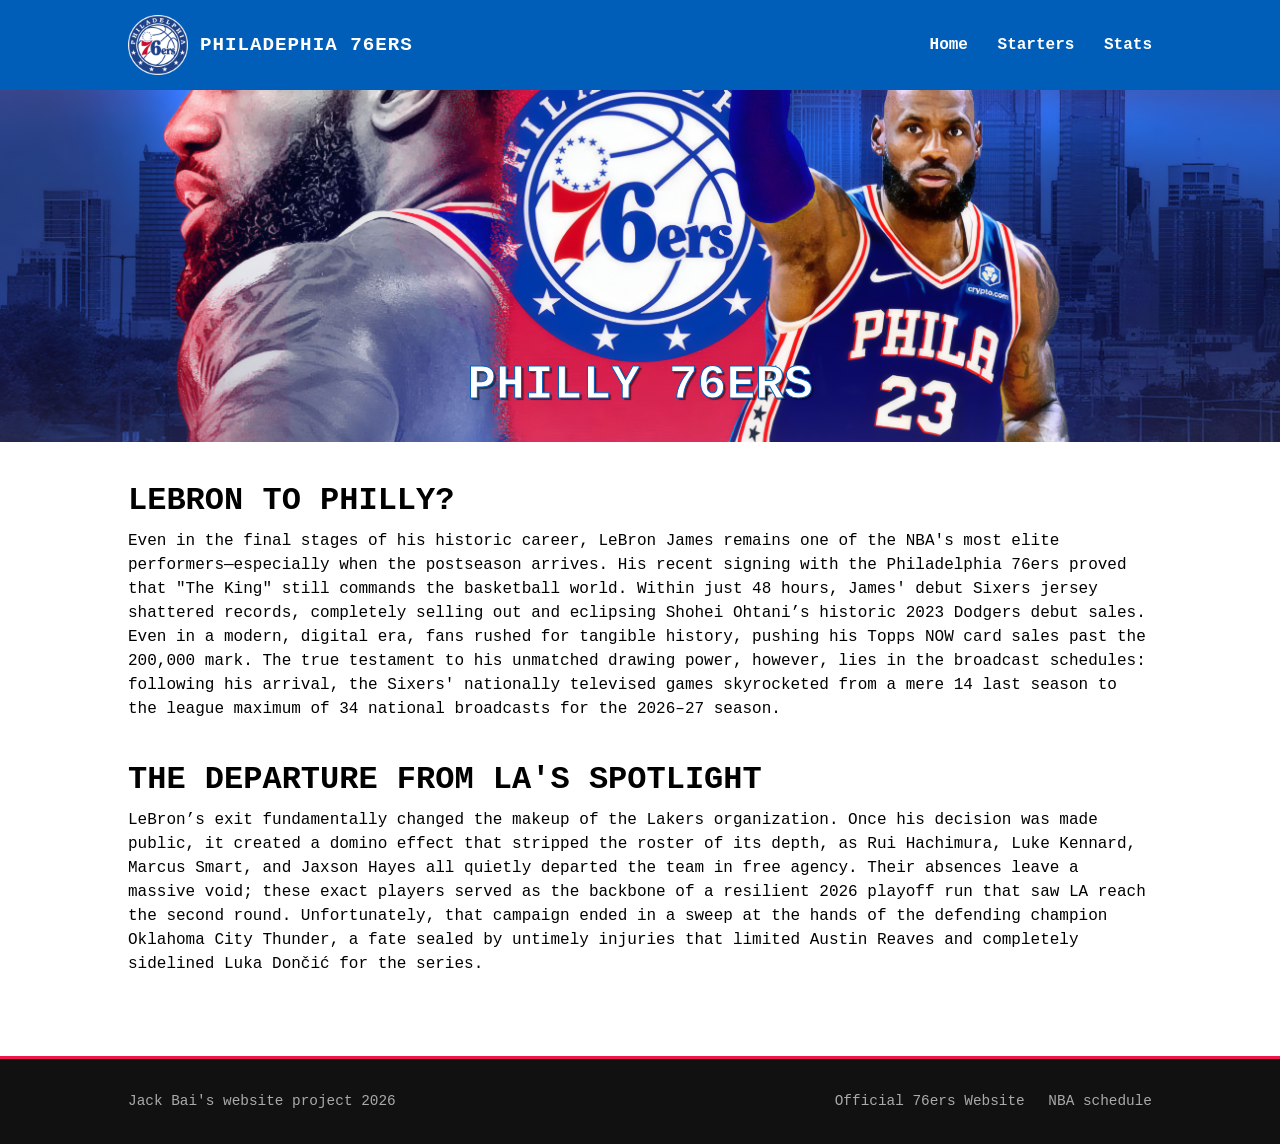
<file: index.html>
<!DOCTYPE html>
<html lang="en">
<head>
    <meta charset="UTF-8">
    <meta name="viewport" content="width=device-width, initial-scale=1.0">
    <link rel="stylesheet" href="style.css">
    <title>LeBron to the sixers??</title>
</head>
<body>

    <!-- top header -->
<header class="top-header">
    <div class="header-logo-container">
        <img src="76ers logo.png" alt="Sixers Logo" class="header-logo-img">
        <span class="header-logo-text">PHILADEPHIA 76ERS</span>
    </div>
    
    <nav class="header-nav">
        <a href="index.html">Home</a>
        <a href="starters.html">Starters</a>
        <a href="https://www.espn.com/nba/team/stats/_/name/phi/philadelphia-76ers">Stats</a>
    </nav>
</header>

   <!-- main container -->
    <main class="content-wrapper">

        <!--intro text-->
        <section class="hero-image">
            <h1 class="hero-text">
                PHILLY 76ERS
            </h1>
        </section>

        <!--LeBron to Sixers description-->
        <section class="desc-container">
            <h2 class="desc-header">LEBRON TO PHILLY?</h2>
            <p class="desc">Even in the final stages of his historic career, LeBron James remains one of the NBA's most elite performers—especially when the postseason arrives. His recent signing with the Philadelphia 76ers proved that "The King" still commands the basketball world. Within just 48 hours, James' debut Sixers jersey shattered records, completely selling out and eclipsing Shohei Ohtani’s historic 2023 Dodgers debut sales. Even in a modern, digital era, fans rushed for tangible history, pushing his Topps NOW card sales past the 200,000 mark. The true testament to his unmatched drawing power, however, lies in the broadcast schedules: following his arrival, the Sixers' nationally televised games skyrocketed from a mere 14 last season to the league maximum of 34 national broadcasts for the 2026–27 season.</p>
        </section>

        <section class="desc-container">
            <h2 class="desc-header">THE DEPARTURE FROM LA'S SPOTLIGHT</h2>
            <p class="desc">LeBron’s exit fundamentally changed the makeup of the Lakers organization. Once his decision was made public, it created a domino effect that stripped the roster of its depth, as Rui Hachimura, Luke Kennard, Marcus Smart, and Jaxson Hayes all quietly departed the team in free agency. Their absences leave a massive void; these exact players served as the backbone of a resilient 2026 playoff run that saw LA reach the second round. Unfortunately, that campaign ended in a sweep at the hands of the defending champion Oklahoma City Thunder, a fate sealed by untimely injuries that limited Austin Reaves and completely sidelined Luka Dončić for the series.</p>
        </section>

    <!-- footer -->
    <footer class="bottom-header">
        <p>Jack Bai's website project 2026</p>
        <nav class="footer-nav">
            <a href="https://www.nba.com/sixers/">Official 76ers Website</a>
            <a href="https://www.espn.com/nba/team/schedule/_/name/phi/seasontype/2">NBA schedule</a>
        </nav>
    </footer>

</body>
</html>
</file>
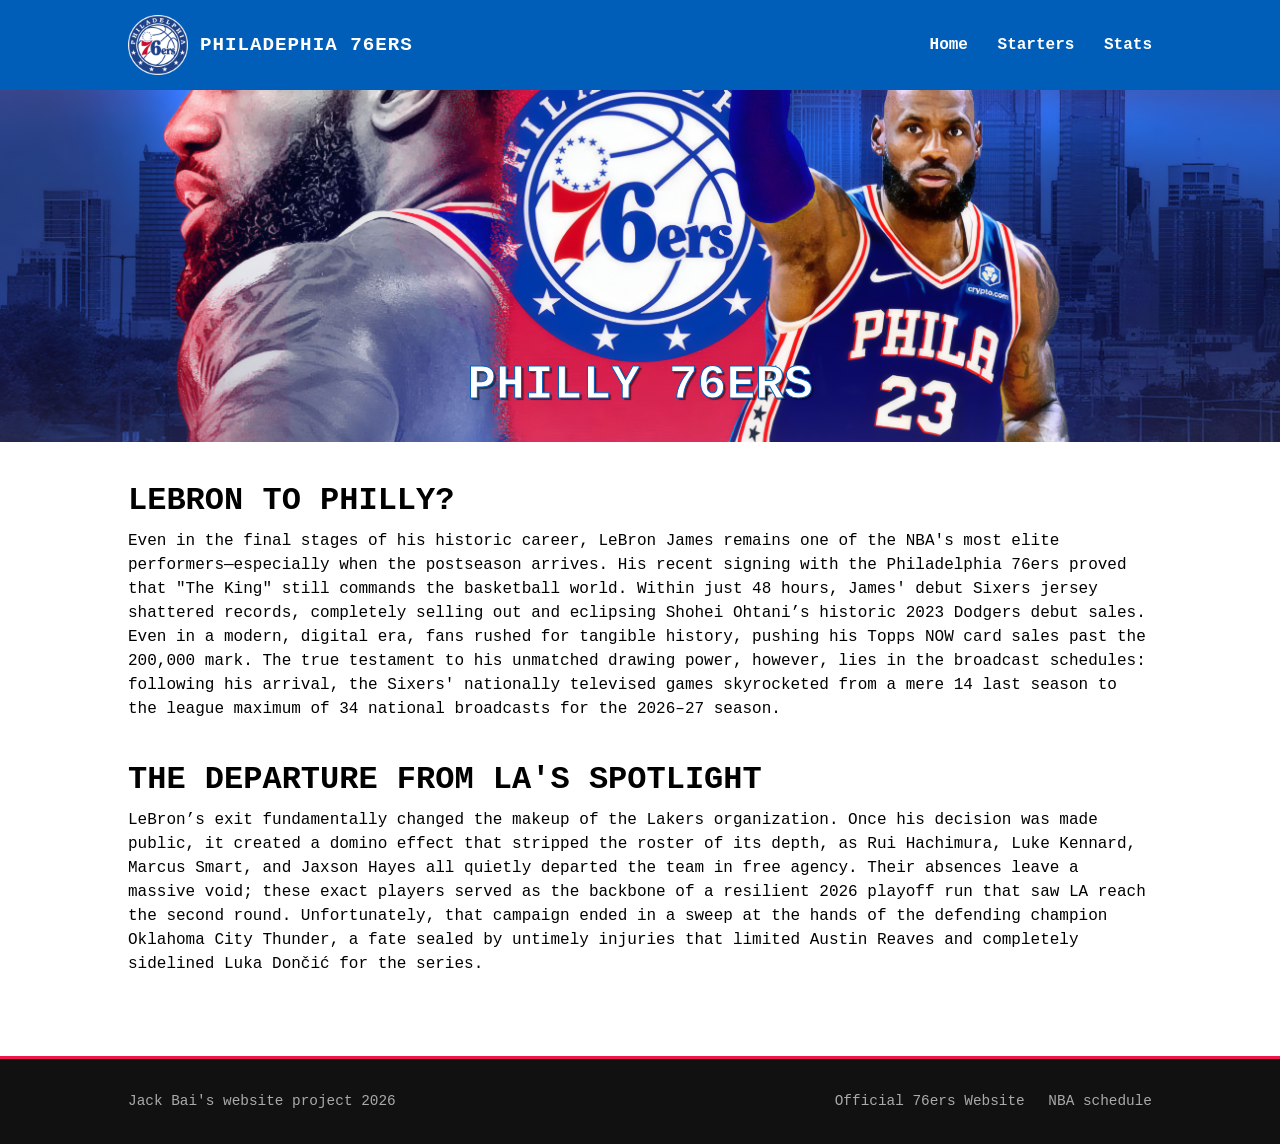
<file: home.html>
<!DOCTYPE html>
<html lang="en">
<head>
    <meta charset="UTF-8">
    <meta name="viewport" content="width=device-width, initial-scale=1.0">
    <link rel="stylesheet" href="style.css">
    <title>LeBron to the sixers??</title>
</head>
<body>

    <!-- top header -->
<header class="top-header">
    <div class="header-logo-container">
        <img src="76ers logo.png" alt="Sixers Logo" class="header-logo-img">
        <span class="header-logo-text">PHILADEPHIA 76ERS</span>
    </div>
    
    <nav class="header-nav">
        <a href="home.html">Home</a>
        <a href="starters.html">Starters</a>
        <a href="https://www.espn.com/nba/team/stats/_/name/phi/philadelphia-76ers">Stats</a>
    </nav>
</header>

   <!-- main container -->
    <main class="content-wrapper">

        <!--intro text-->
        <section class="hero-image">
            <h1 class="hero-text">
                PHILLY 76ERS
            </h1>
        </section>

        <!--LeBron to Sixers description-->
        <section class="desc-container">
            <h2 class="desc-header">LEBRON TO PHILLY?</h2>
            <p class="desc">Even in the final stages of his historic career, LeBron James remains one of the NBA's most elite performers—especially when the postseason arrives. His recent signing with the Philadelphia 76ers proved that "The King" still commands the basketball world. Within just 48 hours, James' debut Sixers jersey shattered records, completely selling out and eclipsing Shohei Ohtani’s historic 2023 Dodgers debut sales. Even in a modern, digital era, fans rushed for tangible history, pushing his Topps NOW card sales past the 200,000 mark. The true testament to his unmatched drawing power, however, lies in the broadcast schedules: following his arrival, the Sixers' nationally televised games skyrocketed from a mere 14 last season to the league maximum of 34 national broadcasts for the 2026–27 season.</p>
        </section>

        <section class="desc-container">
            <h2 class="desc-header">THE DEPARTURE FROM LA'S SPOTLIGHT</h2>
            <p class="desc">LeBron’s exit fundamentally changed the makeup of the Lakers organization. Once his decision was made public, it created a domino effect that stripped the roster of its depth, as Rui Hachimura, Luke Kennard, Marcus Smart, and Jaxson Hayes all quietly departed the team in free agency. Their absences leave a massive void; these exact players served as the backbone of a resilient 2026 playoff run that saw LA reach the second round. Unfortunately, that campaign ended in a sweep at the hands of the defending champion Oklahoma City Thunder, a fate sealed by untimely injuries that limited Austin Reaves and completely sidelined Luka Dončić for the series.</p>
        </section>

    <!-- footer -->
    <footer class="bottom-header">
        <p>Jack Bai's website project 2026</p>
        <nav class="footer-nav">
            <a href="https://www.nba.com/sixers/">Official 76ers Website</a>
            <a href="https://www.espn.com/nba/team/schedule/_/name/phi/seasontype/2">NBA schedule</a>
        </nav>
    </footer>

</body>
</html>
</file>
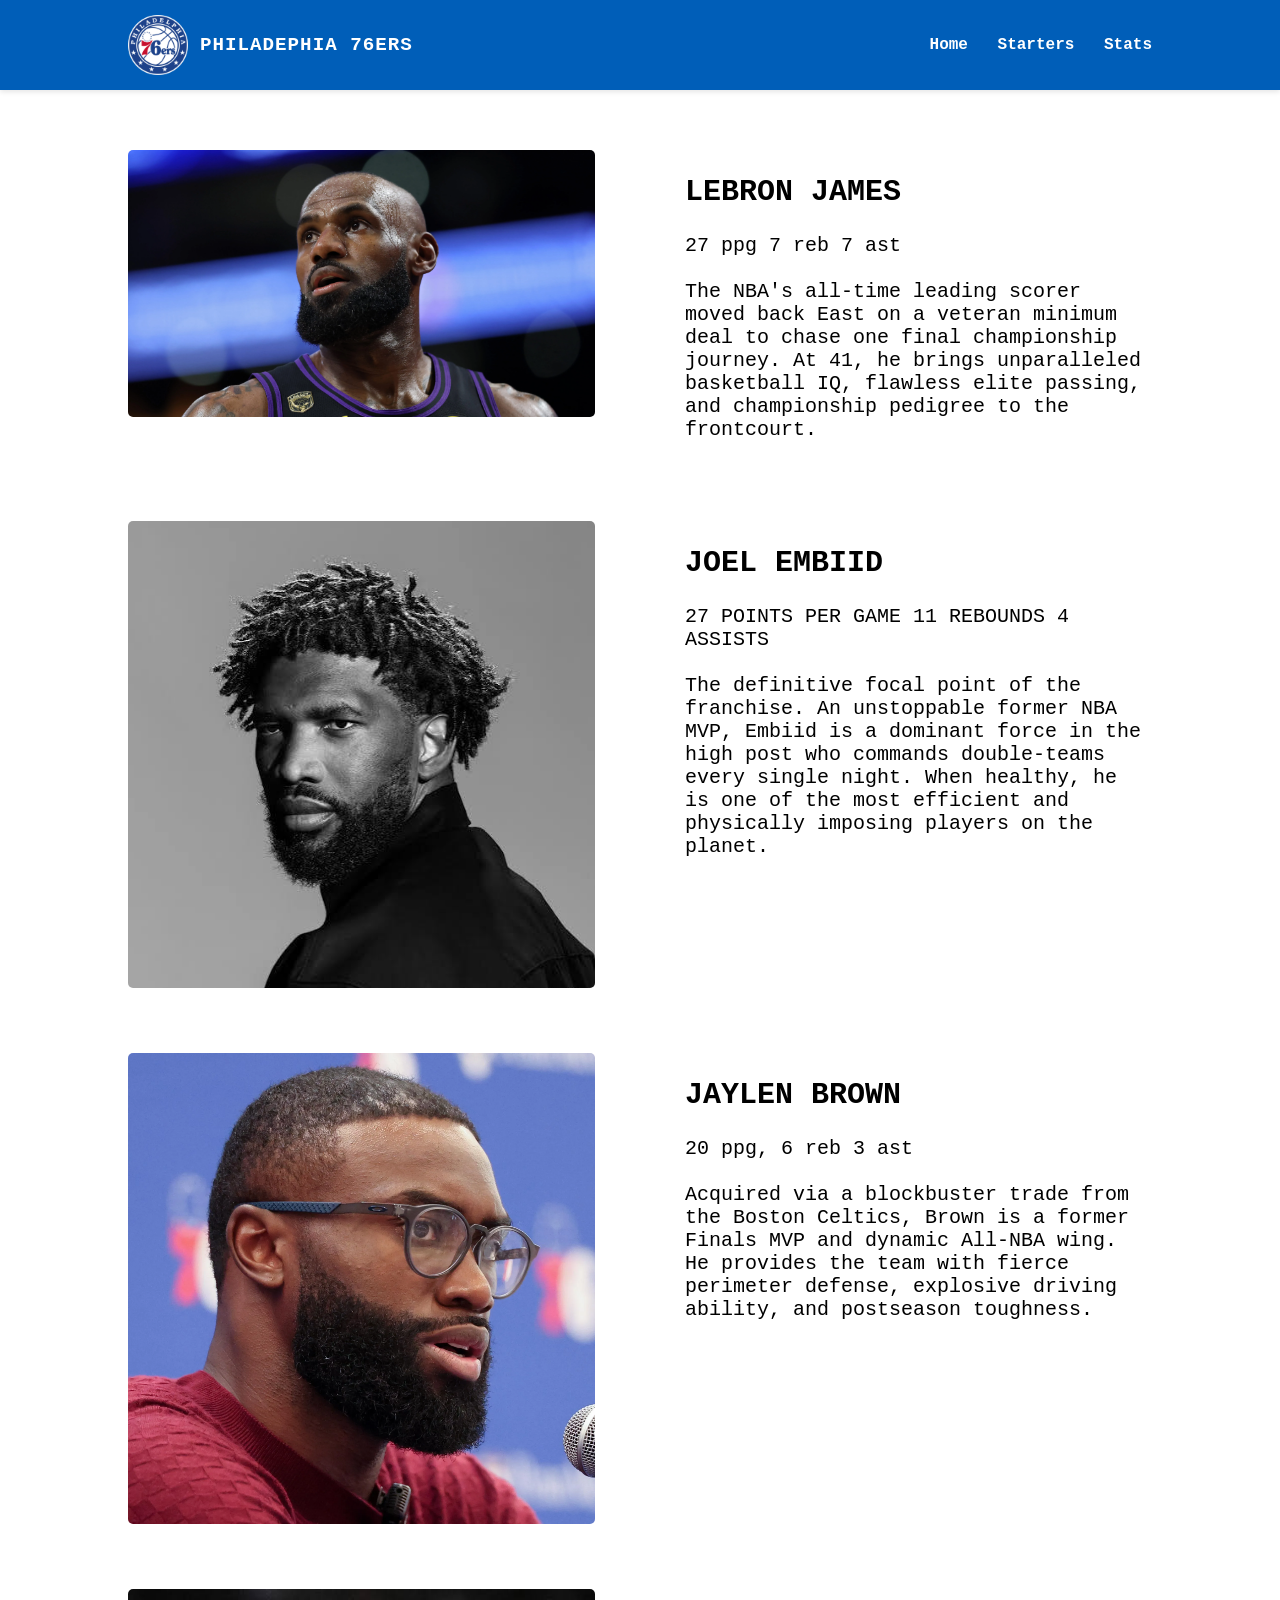
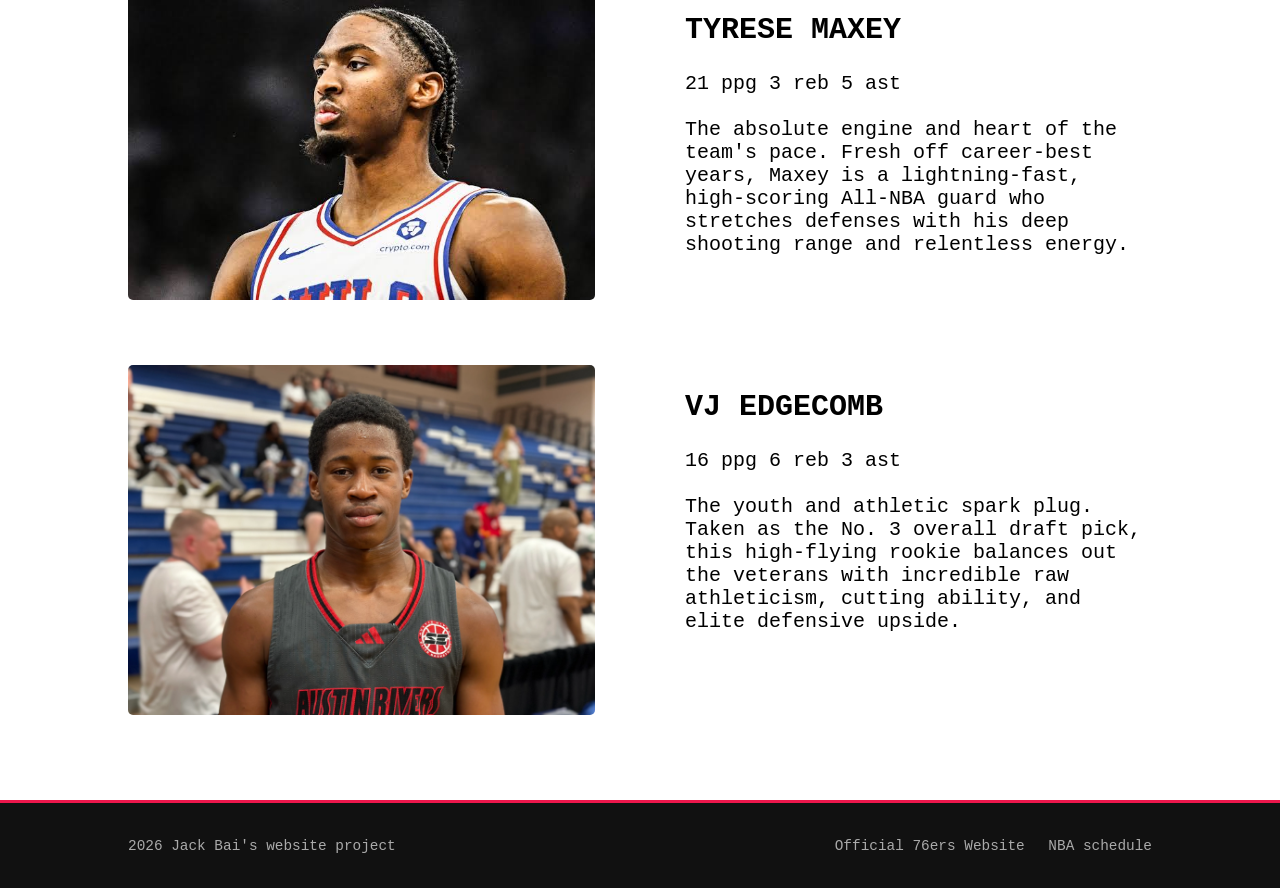
<file: starters.html>
<!DOCTYPE html>
<html lang="en">
<head>
    <meta charset="UTF-8">
    <meta name="viewport" content="width=device-width, initial-scale=1.0">
    <link rel="stylesheet" href="style.css">
    <title>Meet the starters</title>
</head>
<body>

    <!-- top header -->
<header class="top-header">
    <div class="header-logo-container">
        <img src="76ers logo.png" alt="Sixers Logo" class="header-logo-img">
        <span class="header-logo-text">PHILADEPHIA 76ERS</span>
    </div>
    
    <nav class="header-nav">
        <a href="index.html">Home</a>
        <a href="starters.html">Starters</a>
        <a href="https://www.espn.com/nba/team/stats/_/name/phi/philadelphia-76ers">Stats</a>
    </nav>
</header>

        <!--Lebron James stats two column-->
        <section class="two-column">
            <div class="image">
                <img src="Lebron icon.webp" alt="LeBron stats">
            </div>
            <div class="info">
                <h1>LEBRON JAMES</h1>
                <p>27 ppg 7 reb 7 ast<br><br>The NBA's all-time leading scorer moved back East on a veteran minimum deal to chase one final championship journey. At 41, he brings unparalleled basketball IQ, flawless elite passing, and championship pedigree to the frontcourt.</p>
            </div>
        </section>

        <!--Joel Embiid stats two column-->
        <section class="two-column">
            <div class="">
                <img src="embiid icon.jpg" alt="imageEmbiid stats">
            </div>
            <div class="info">
                <h1>JOEL EMBIID</h1>
                <p>27 POINTS PER GAME 11 REBOUNDS 4 ASSISTS<br><br>The definitive focal point of the franchise. An unstoppable former NBA MVP, Embiid is a dominant force in the high post who commands double-teams every single night. When healthy, he is one of the most efficient and physically imposing players on the planet.</p>
            </div>
        </section>

        <!--Jaylen Brown stats two column-->
        <section class="two-column">
            <div class="image">
                <img src="JB icon.webp" alt="JB stats">
            </div>
            <div class="info">
                <h1>JAYLEN BROWN</h1>
                <p>20 ppg, 6 reb 3 ast<br><br>Acquired via a blockbuster trade from the Boston Celtics, Brown is a former Finals MVP and dynamic All-NBA wing. He provides the team with fierce perimeter defense, explosive driving ability, and postseason toughness.</p>
            </div>
        </section>

        <!--Tyrese Maxey stats two column-->
        <section class="two-column">
            <div class="image">
                <img src="maxey icon.jpg" alt="Maxey stats">
            </div>
            <div class="info">
                <h1>TYRESE MAXEY</h1>
                <p>21 ppg 3 reb 5 ast<br><br>The absolute engine and heart of the team's pace. Fresh off career-best years, Maxey is a lightning-fast, high-scoring All-NBA guard who stretches defenses with his deep shooting range and relentless energy.</p>
            </div>
        </section>

        <!--VJ Edgecomb layout end-->
        <section class="two-column">
            <div class="image">
                <img src="edgecomb icon.webp" alt="VJ stats">
            </div>
            <div class="info">
                <h1>VJ EDGECOMB</h1>
                <p>16 ppg 6 reb 3 ast<br><br>The youth and athletic spark plug. Taken as the No. 3 overall draft pick, this high-flying rookie balances out the veterans with incredible raw athleticism, cutting ability, and elite defensive upside.</p>
            </div>
        </section>

    </main>

    <!-- footer -->
    <footer class="bottom-header">
        <p>2026 Jack Bai's website project</p>
        <nav class="footer-nav">
            <a href="https://www.nba.com/sixers/">Official 76ers Website</a>
            <a href="https://www.espn.com/nba/team/schedule/_/name/phi/seasontype/2">NBA schedule</a>
        </nav>
    </footer>

</body>
</html>
</file>
<file: style.css>
/* --- global font and sizing sets --- */
* {
    font-family: Fira Code, Consolas, 'Courier New', monospace;
    box-sizing: border-box;
}

/* bottom footer force */
body {
    display: flex;
    flex-direction: column;
    min-height: 100vh;
    margin: 0;
}

/* pushes footer */
.content-wrapper {
    flex: 1;
}

img {
    width: 100%;
    border-radius: 5px;
}

/* --- header --- */

.header-logo-container {
    display: flex;
    align-items: center;
    gap: 12px;   
}
.top-header {
    background-color: #005EB8;
    color: #FFFFFF;
    padding: 15px 10%;
    display: flex;
    justify-content: space-between;
    align-items: center;
    box-shadow: 0 2px 5px rgba(0,0,0,0.1);
}

.header-logo-img {
    height: 60px; 
    width: auto;  
    border-radius: 0;
}

.header-logo {
    font-weight: bold;
    font-size: 1.2rem;
    letter-spacing: 1px;
}

.header-logo-text {
    font-weight: bold;
    font-size: 1.2rem;
    letter-spacing: 1px;
    color: #FFFFFF;
}

.header-nav a {
    color: #FFFFFF;
    text-decoration: none;
    margin-left: 20px;
    font-weight: bold;
    transition: opacity 0.2s ease;
}

.header-nav a:hover {
    opacity: 0.8;
}

/* --- hero section --- */
.hero-image {
    background-image: url("bron 76ers banner.png");
    height: 352px;
    background-position: center;
    background-repeat: no-repeat;
    background-size: cover;
    position: relative;
}

.hero-text {
    color: rgb(255, 255, 255);
    left: 0;
    bottom: 30px;
    width: 100%;
    position: absolute;
    text-align: center;
    font-size: 3rem;
    font-weight: bold;
    -webkit-text-stroke: 1px #005EB8; 
    text-shadow: 2px 2px 1px rgba(0, 0, 0, 0.5);
    margin: 0;
}

/* --- description section --- */
.desc-container {
    width: 80%;
    margin: 40px auto 0;
}

.desc-header {
    text-align: left;
    color: black;
    font-size: 2rem;
    margin-bottom: 10px;
}

.desc {
    text-align: left;
    color: black;
    line-height: 1.5;
    font-size: 1rem;
    margin: 0;
}

/* --- two column roster --- */
.two-column {
    display: grid;
    grid-template-columns: minmax(0, 1fr) minmax(0, 1fr);
    gap: 90px;
    width: 80%;
    margin: auto;
    margin-top: 60px;
}

.info {
    font-size: 1.25em;
}

/* --- footer --- */
.bottom-header {
    background-color: #111111;
    color: #AAAAAA;
    padding: 20px 10%;
    display: flex;
    justify-content: space-between;
    align-items: center;
    font-size: 0.9rem;
    margin-top: 80px; 
    border-top: 3px solid #ED174C;
}

.footer-nav a {
    color: #AAAAAA;
    text-decoration: none;
    margin-left: 15px;
}

.footer-nav a:hover {
    color: #FFFFFF;
}

/* --- fixes --- */
@media (max-width: 768px) {
    .two-column {
        grid-template-columns: 1fr;
        gap: 20px;
    }
    .top-header, .bottom-header {
        flex-direction: column;
        gap: 10px;
        text-align: center;
    }
    .header-nav a {
        margin: 0 10px;
    }
    .hero-text {
        font-size: 2rem;
    }
}
</file>
